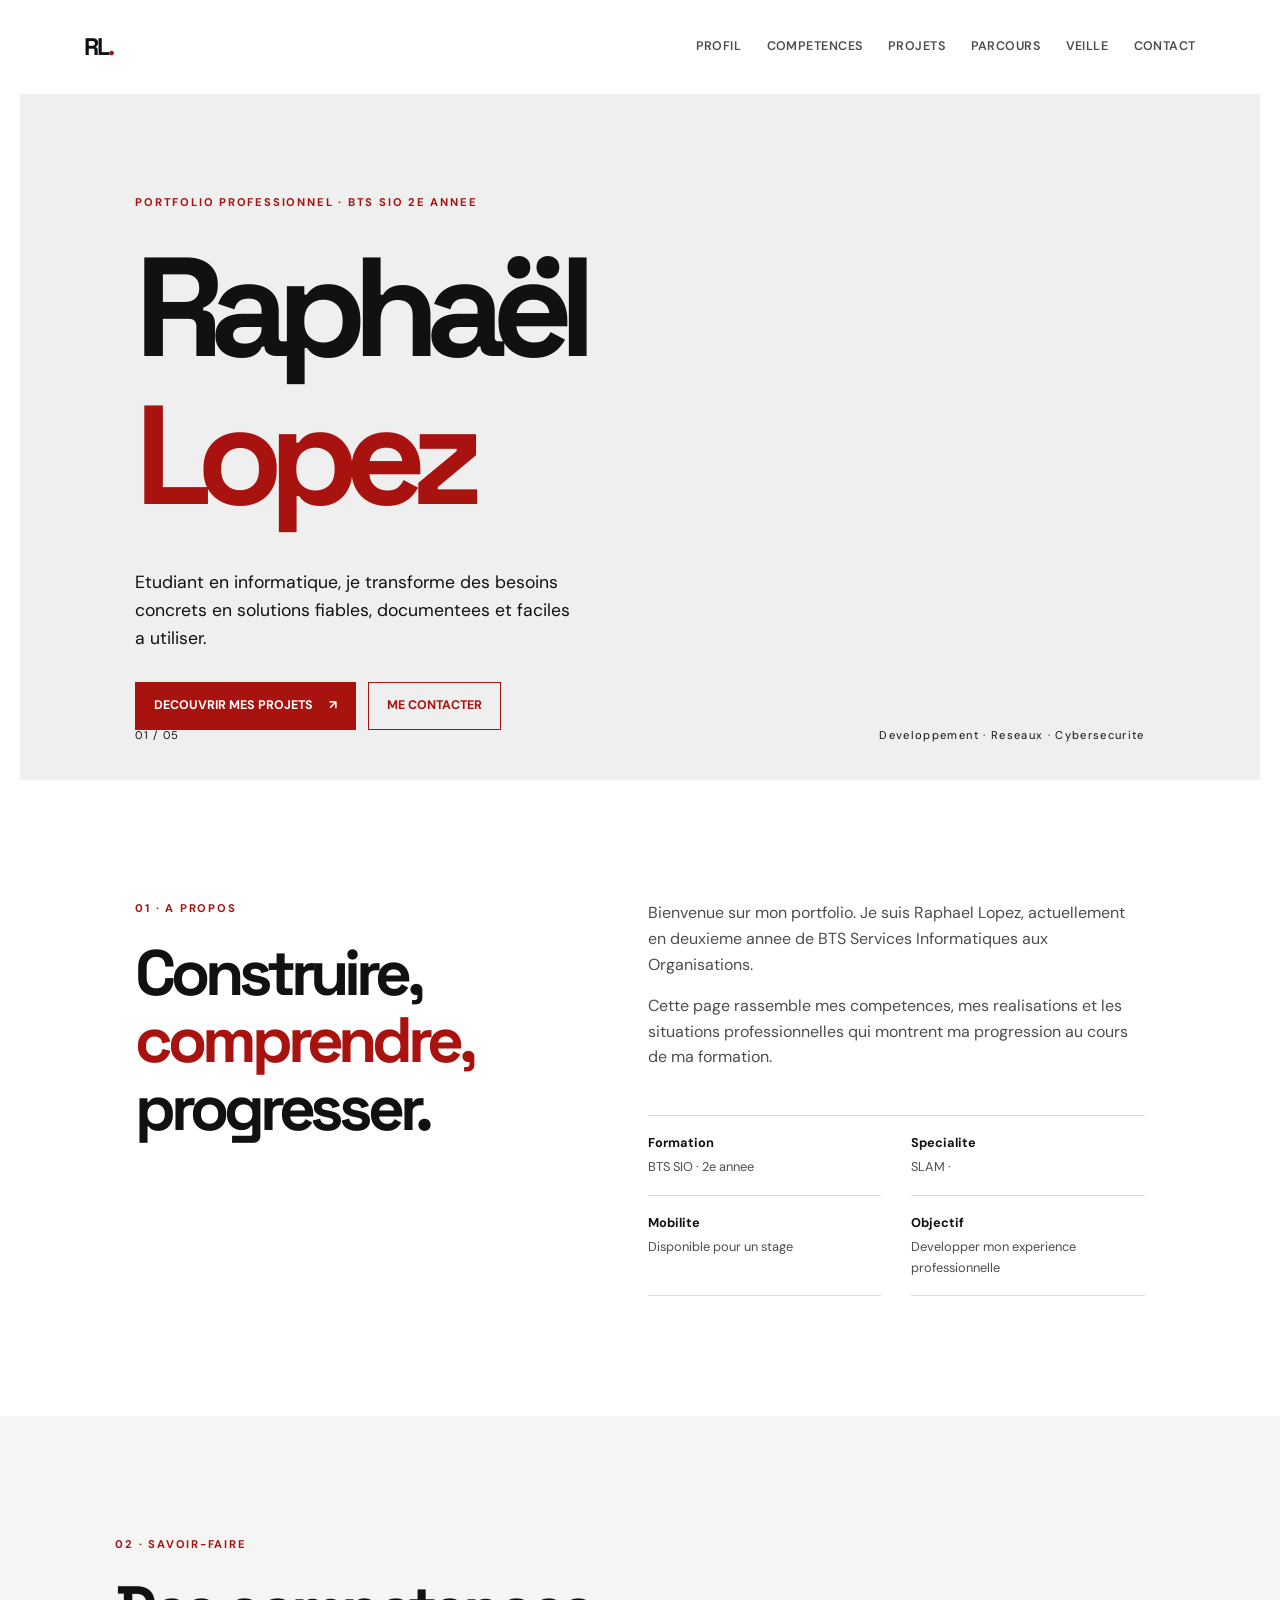
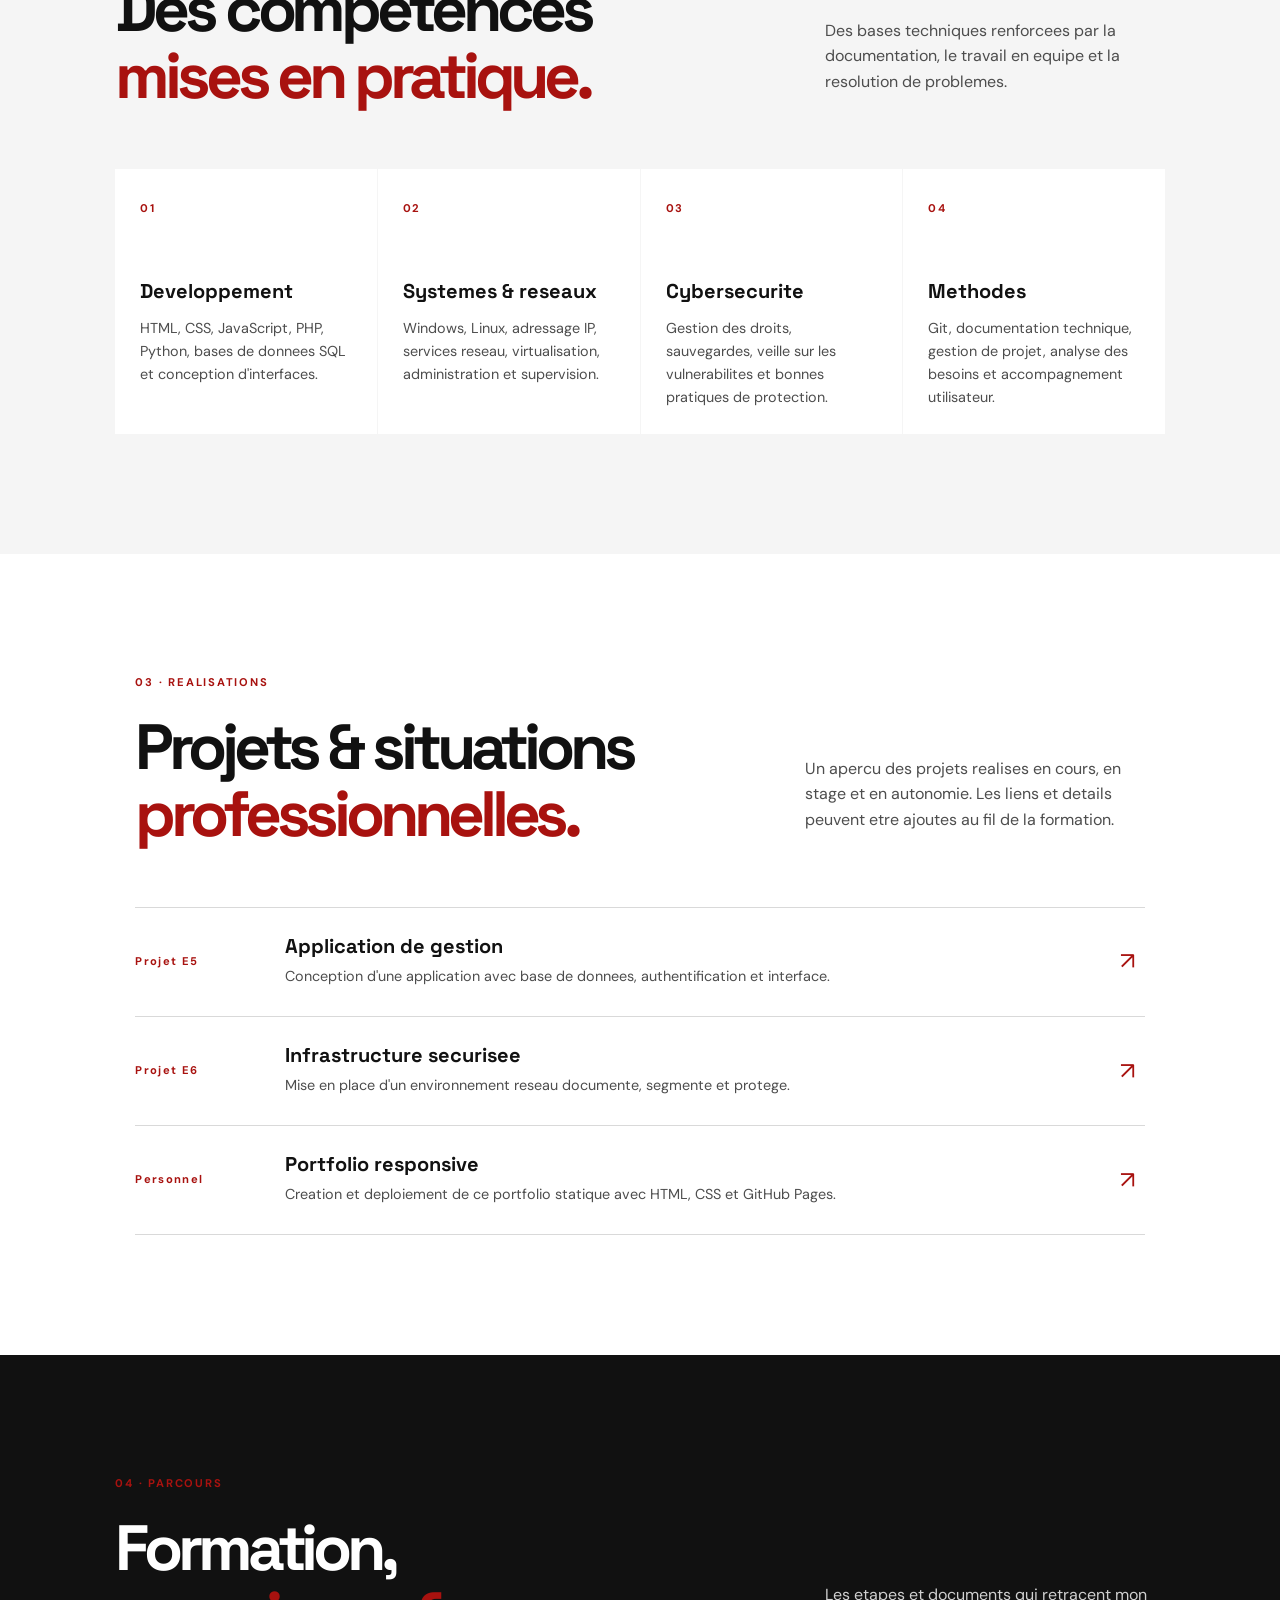
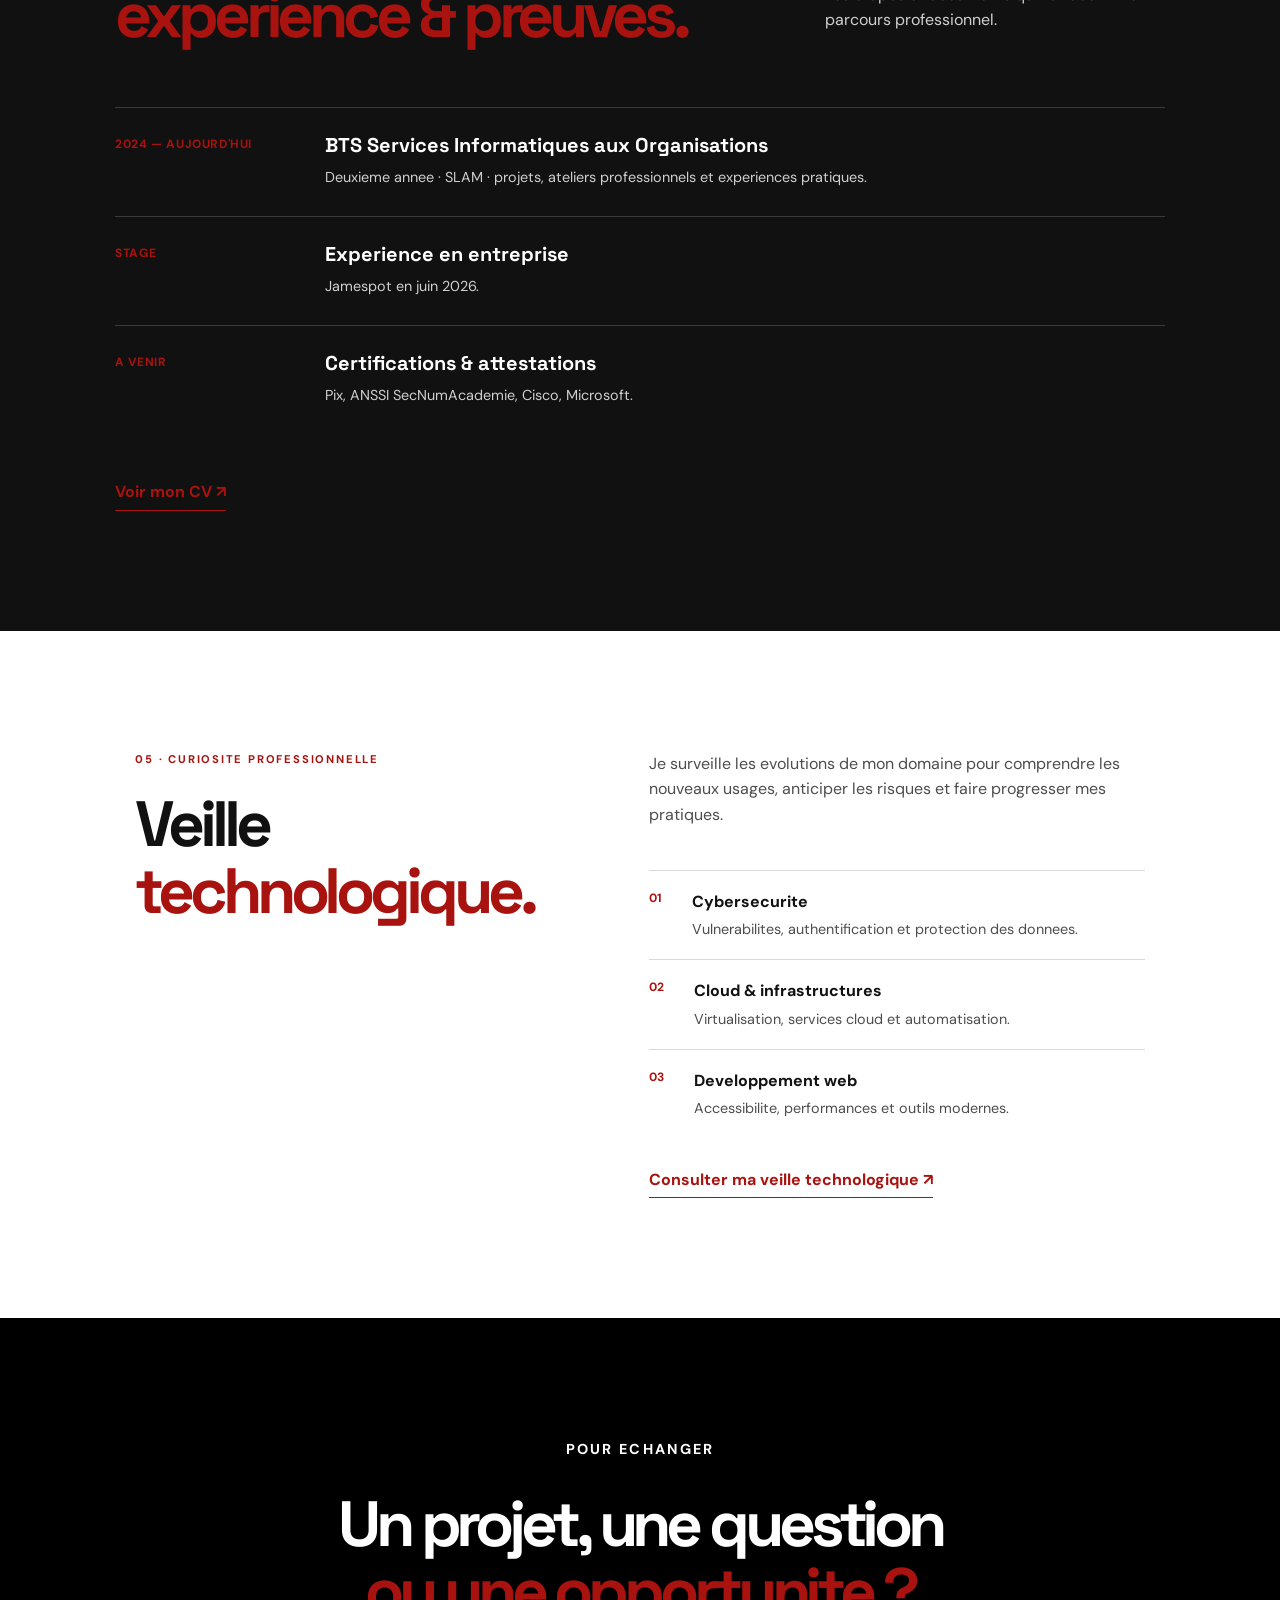
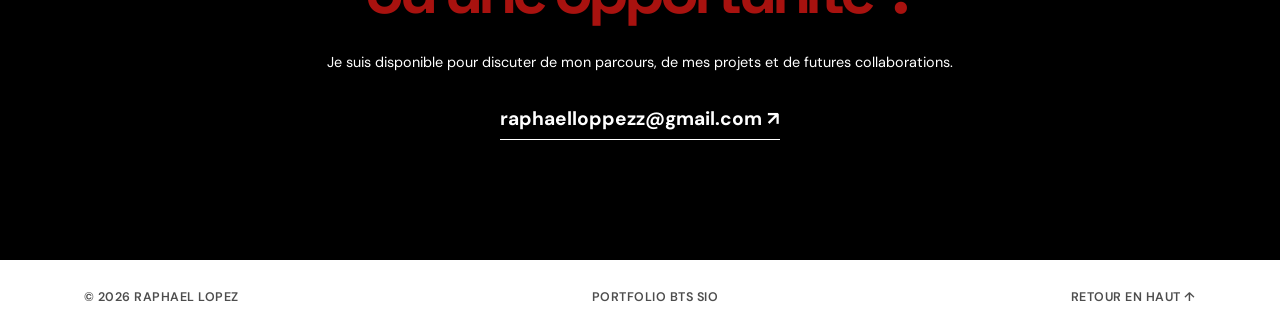
<file: index.html>
<!DOCTYPE html>
<html lang="fr">
    <head>
        <meta charset="UTF-8">
        <meta name="viewport" content="width=device-width, initial-scale=1.0">
        <meta name="description" content="Portfolio de Raphael Lopez, etudiant en deuxieme annee de BTS SIO.">
        <title>Raphaël Lopez | Portfolio BTS SIO</title>
        <link rel="stylesheet" href="stylep.css">
    </head>
    <body>
        <header class="site-header">
            <a class="brand" href="#accueil">RL<span>.</span></a>
            <nav aria-label="Navigation principale">
                <a href="#profil">Profil</a>
                <a href="#competences">Competences</a>
                <a href="#projets">Projets</a>
                <a href="#parcours">Parcours</a>
                <a href="#veille">Veille</a>
                <a href="#contact">Contact</a>
            </nav>
        </header>

        <main>
            <section id="accueil" class="hero">
                <p class="eyebrow">Portfolio professionnel · BTS SIO 2e annee</p>
                <h1>Raphaël<br><em>Lopez</em></h1>
                <p class="hero-intro">Etudiant en informatique, je transforme des besoins concrets en solutions fiables, documentees et faciles a utiliser.</p>
                <div class="hero-actions">
                    <a class="button button-primary" href="#projets">Decouvrir mes projets <span aria-hidden="true">↗</span></a>
                    <a class="button button-secondary" href="#contact">Me contacter</a>
                </div>
                <div class="hero-meta">
                    <span>01 / 05</span>
                    <span>Developpement · Reseaux · Cybersecurite</span>
                </div>
            </section>

            <section id="profil" class="section split-section">
                <div>
                    <p class="eyebrow">01 · A propos</p>
                    <h2>Construire,<br><em>comprendre,</em> progresser.</h2>
                </div>
                <div class="section-copy">
                    <p>Bienvenue sur mon portfolio. Je suis Raphael Lopez, actuellement en deuxieme annee de BTS Services Informatiques aux Organisations.</p>
                    <p>Cette page rassemble mes competences, mes realisations et les situations professionnelles qui montrent ma progression au cours de ma formation.</p>
                    <div class="info-grid">
                        <div><strong>Formation</strong><span>BTS SIO · 2e annee</span></div>
                        <div><strong>Specialite</strong><span>SLAM ·</span></div>
                        <div><strong>Mobilite</strong><span>Disponible pour un stage</span></div>
                        <div><strong>Objectif</strong><span>Developper mon experience professionnelle</span></div>
                    </div>
                </div>
            </section>

            <section id="competences" class="section tinted-section">
                <div class="section-heading">
                    <div>
                        <p class="eyebrow">02 · Savoir-faire</p>
                        <h2>Des competences<br><em>mises en pratique.</em></h2>
                    </div>
                    <p>Des bases techniques renforcees par la documentation, le travail en equipe et la resolution de problemes.</p>
                </div>
                <div class="skill-grid">
                    <article class="skill-card"><span class="card-number">01</span><h3>Developpement</h3><p>HTML, CSS, JavaScript, PHP, Python, bases de donnees SQL et conception d'interfaces.</p></article>
                    <article class="skill-card"><span class="card-number">02</span><h3>Systemes & reseaux</h3><p>Windows, Linux, adressage IP, services reseau, virtualisation, administration et supervision.</p></article>
                    <article class="skill-card"><span class="card-number">03</span><h3>Cybersecurite</h3><p>Gestion des droits, sauvegardes, veille sur les vulnerabilites et bonnes pratiques de protection.</p></article>
                    <article class="skill-card"><span class="card-number">04</span><h3>Methodes</h3><p>Git, documentation technique, gestion de projet, analyse des besoins et accompagnement utilisateur.</p></article>
                </div>
            </section>

            <section id="projets" class="section">
                <div class="section-heading">
                    <div>
                        <p class="eyebrow">03 · Realisations</p>
                        <h2>Projets & situations<br><em>professionnelles.</em></h2>
                    </div>
                    <p>Un apercu des projets realises en cours, en stage et en autonomie. Les liens et details peuvent etre ajoutes au fil de la formation.</p>
                </div>
                <div class="project-list">
                    <article class="project-row"><span class="project-type">Projet E5</span><div><h3>Application de gestion</h3><p>Conception d'une application avec base de donnees, authentification et interface.</p></div><span class="project-arrow">↗</span></article>
                    <article class="project-row"><span class="project-type">Projet E6</span><div><h3>Infrastructure securisee</h3><p>Mise en place d'un environnement reseau documente, segmente et protege.</p></div><span class="project-arrow">↗</span></article>
                    <article class="project-row"><span class="project-type">Personnel</span><div><h3>Portfolio responsive</h3><p>Creation et deploiement de ce portfolio statique avec HTML, CSS et GitHub Pages.</p></div><span class="project-arrow">↗</span></article>
                </div>
            </section>

            <section id="parcours" class="section dark-section">
                <div class="section-heading">
                    <div>
                        <p class="eyebrow">04 · Parcours</p>
                        <h2>Formation,<br><em>experience & preuves.</em></h2>
                    </div>
                    <p>Les etapes et documents qui retracent mon parcours professionnel.</p>
                </div>
                <div class="timeline">
                    <div class="timeline-item"><span>2024 — aujourd'hui</span><div><h3>BTS Services Informatiques aux Organisations</h3><p>Deuxieme annee · SLAM · projets, ateliers professionnels et experiences pratiques.</p></div></div>
                    <div class="timeline-item"><span>Stage</span><div><h3>Experience en entreprise</h3><p>Jamespot en juin 2026.</p></div></div>
                    <div class="timeline-item"><span>A venir</span><div><h3>Certifications & attestations</h3><p>Pix, ANSSI SecNumAcademie, Cisco, Microsoft.</p></div></div>
                </div>
                <div class="document-links"><a href="#contact">Voir mon CV <span aria-hidden="true">↗</span></a></div>
            </section>

            <section id="veille" class="section split-section">
                <div>
                    <p class="eyebrow">05 · Curiosite professionnelle</p>
                    <h2>Veille<br><em>technologique.</em></h2>
                </div>
                <div class="section-copy">
                    <p>Je surveille les evolutions de mon domaine pour comprendre les nouveaux usages, anticiper les risques et faire progresser mes pratiques.</p>
                    <div class="watch-list">
                        <div><span>01</span><div><strong>Cybersecurite</strong><p>Vulnerabilites, authentification et protection des donnees.</p></div></div>
                        <div><span>02</span><div><strong>Cloud & infrastructures</strong><p>Virtualisation, services cloud et automatisation.</p></div></div>
                        <div><span>03</span><div><strong>Developpement web</strong><p>Accessibilite, performances et outils modernes.</p></div></div>
                    </div>
                    <a class="watch-link" href="https://app.flus.fr/collections/1855562927487446622" target="_blank" rel="noopener">Consulter ma veille technologique <span aria-hidden="true">↗</span></a>
                </div>
            </section>

            <section id="contact" class="contact-section">
                <p class="eyebrow">Pour echanger</p>
                <h2>Un projet, une question<br><em>ou une opportunite ?</em></h2>
                <p>Je suis disponible pour discuter de mon parcours, de mes projets et de futures collaborations.</p>
                <a class="contact-link" href="mailto:raphael.lopez@example.com">raphaelloppezz@gmail.com <span aria-hidden="true">↗</span></a>
            </section>
        </main>

        <footer class="site-footer"><span>© 2026 Raphael Lopez</span><span>Portfolio BTS SIO</span><a href="#accueil">Retour en haut ↑</a></footer>
    </body>
</html>
</file>
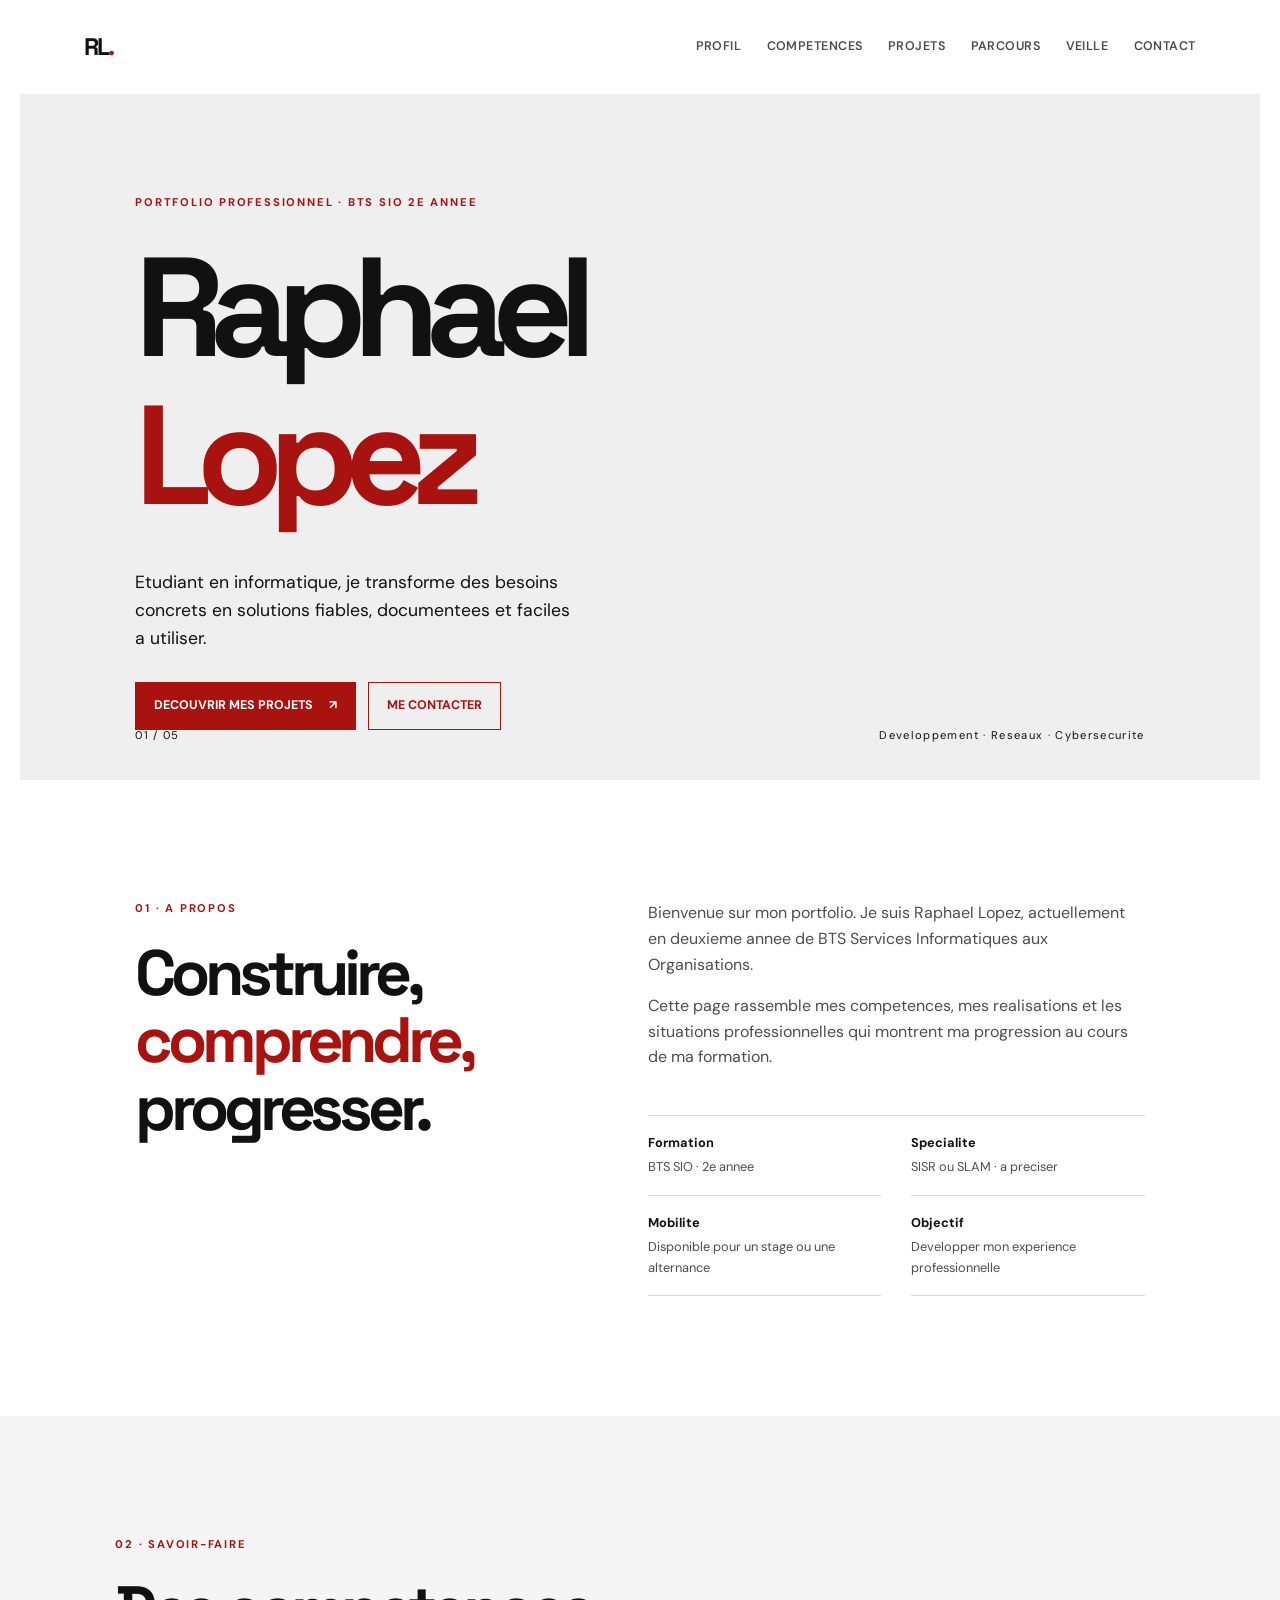
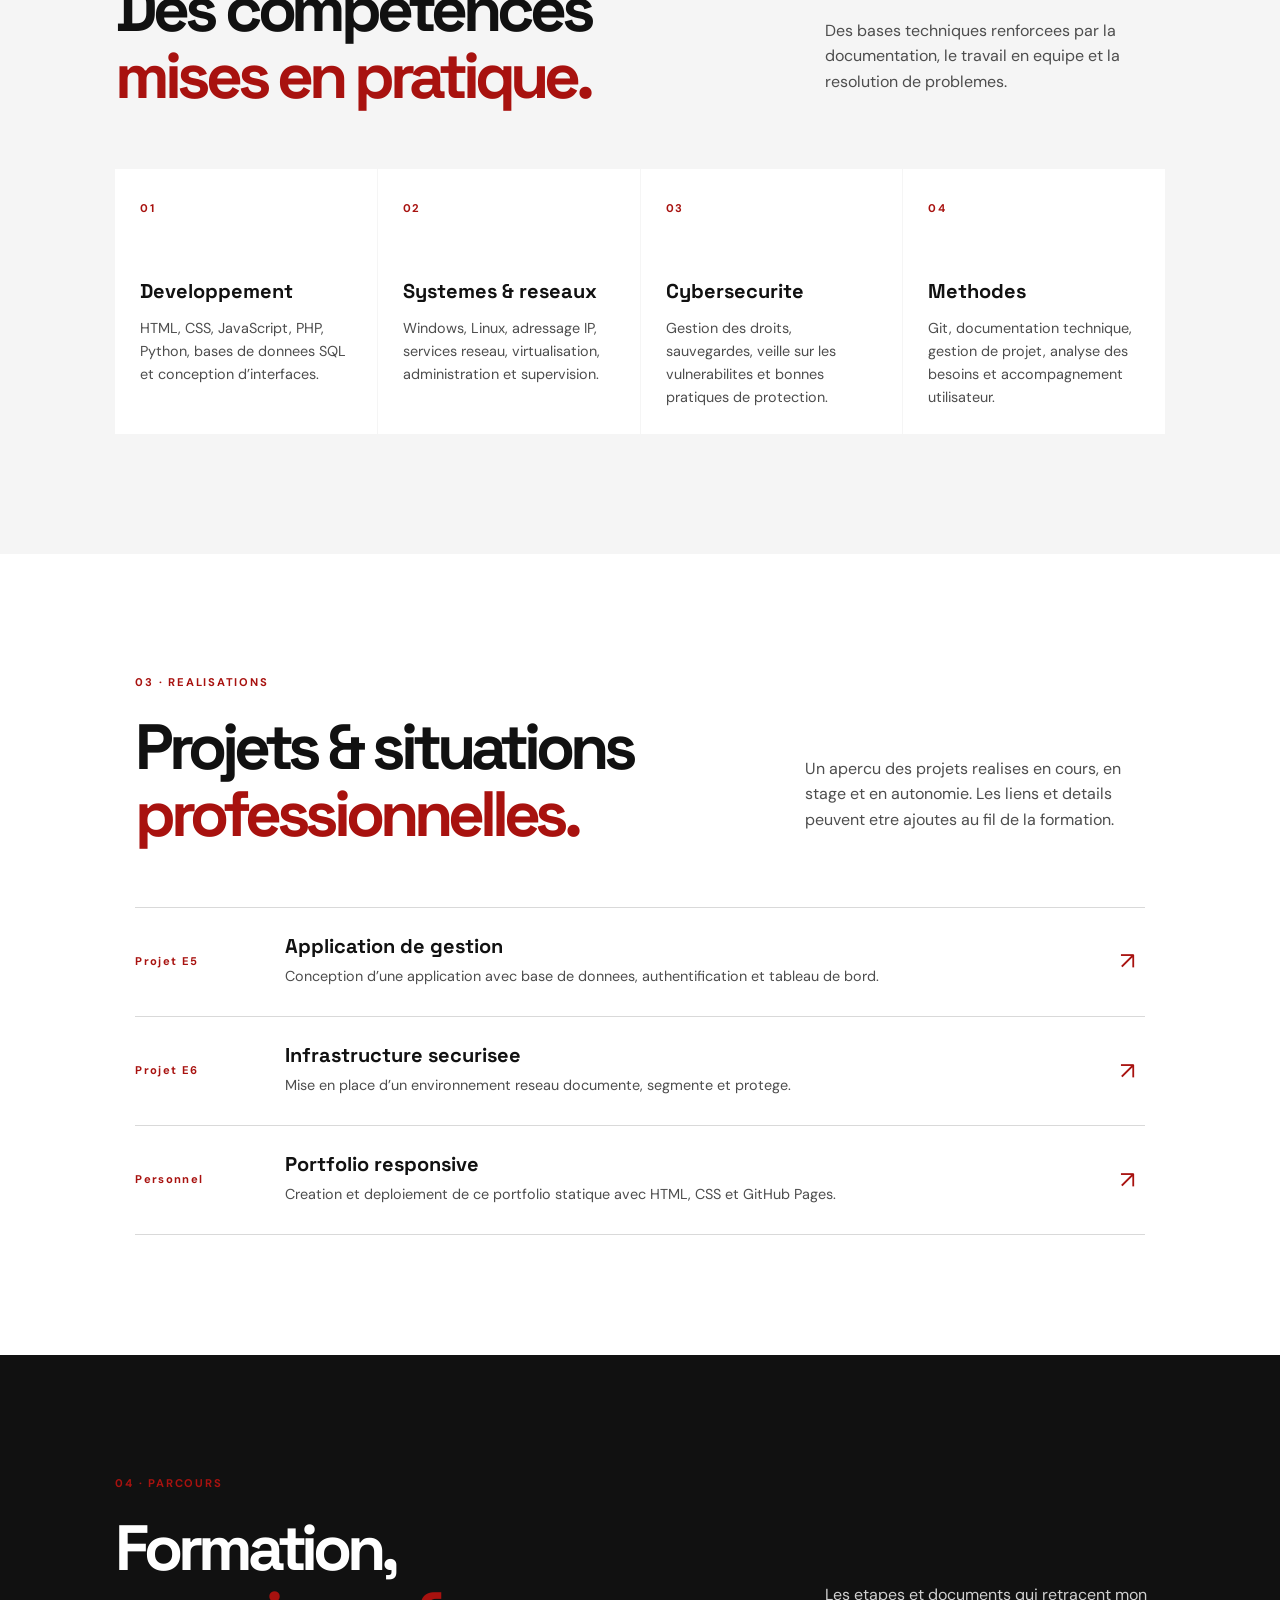
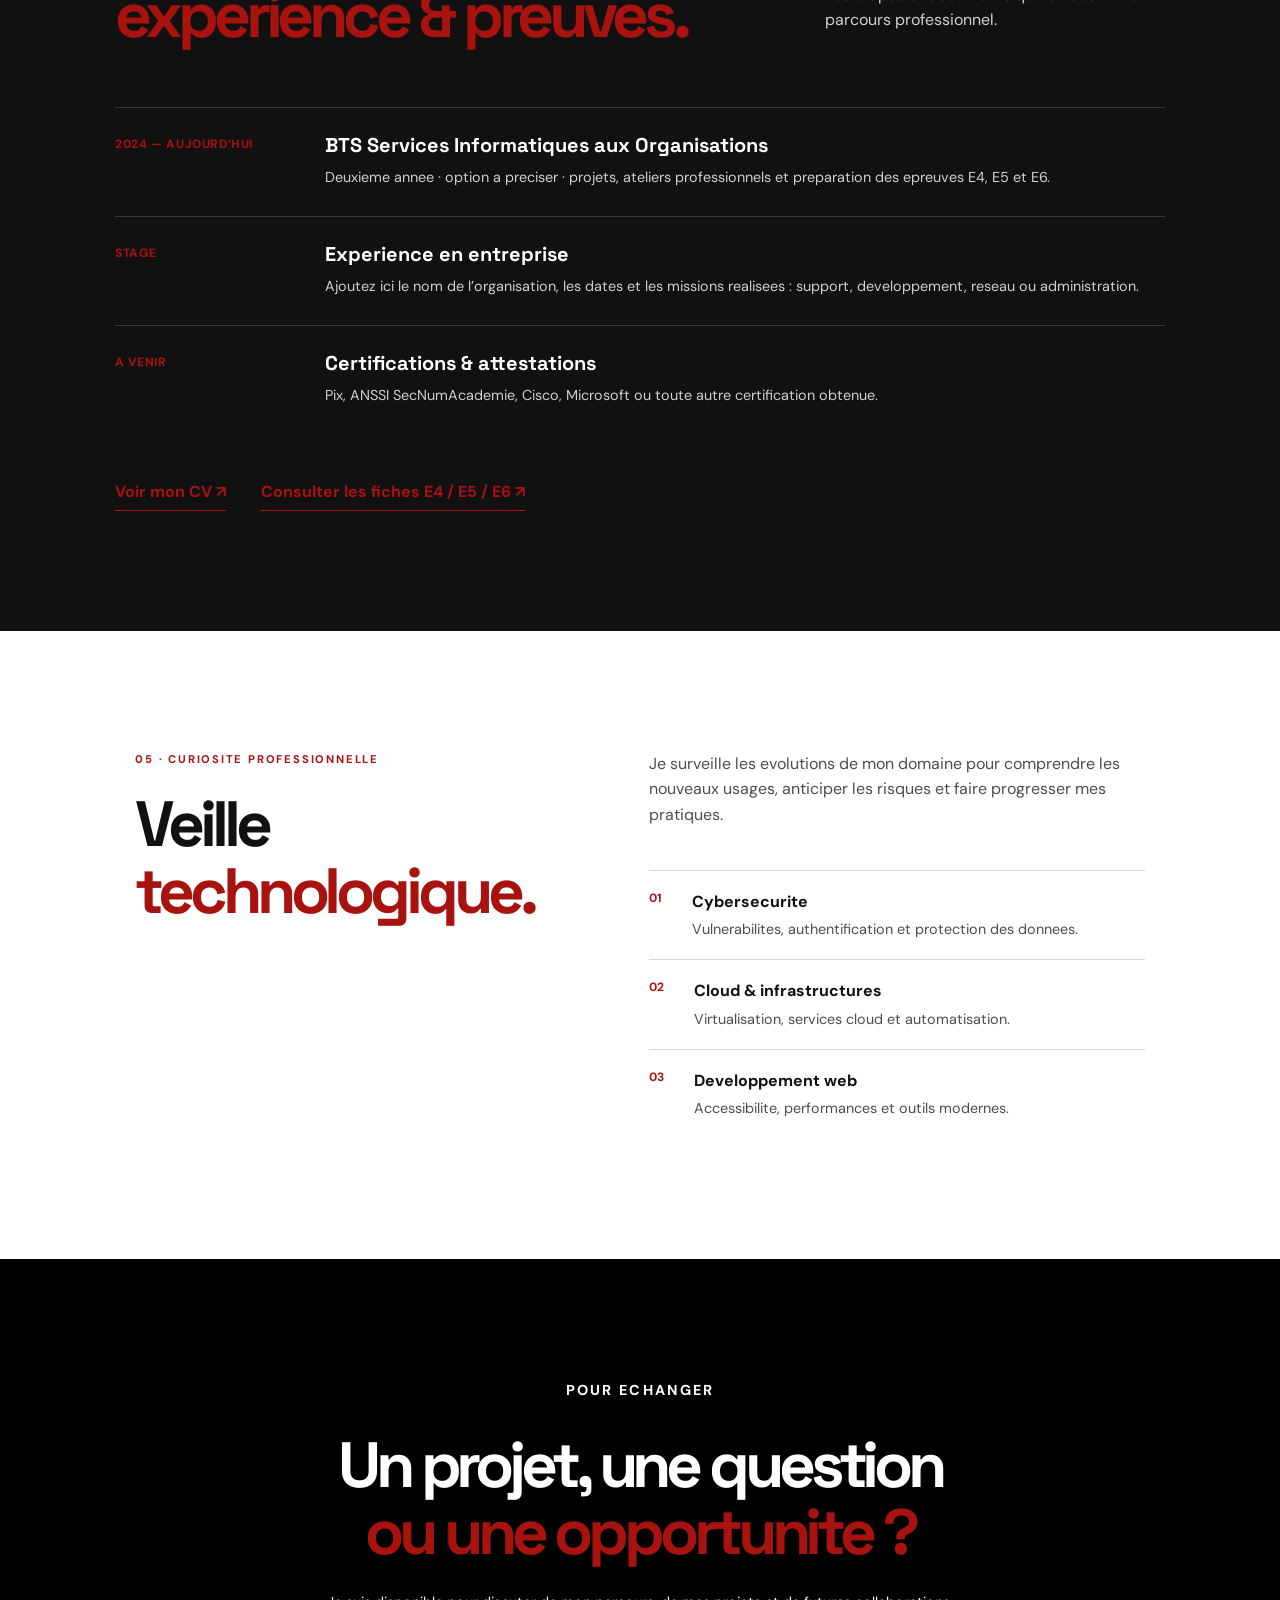
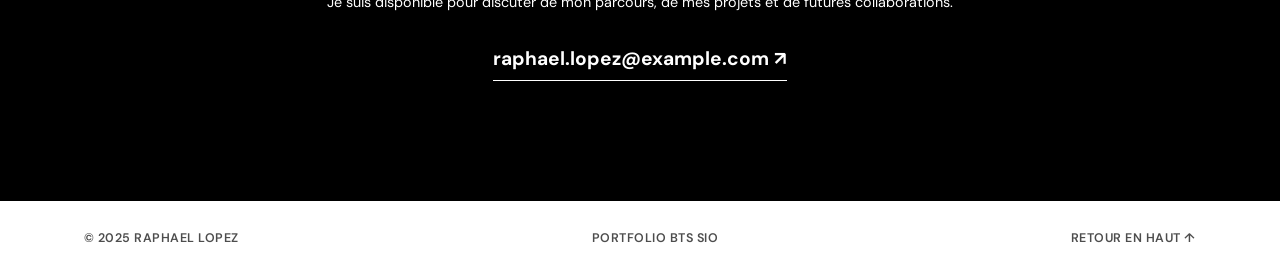
<file: port.html>
<!DOCTYPE html>
<html lang="fr">
    <head>
        <meta charset="UTF-8">
        <meta name="viewport" content="width=device-width, initial-scale=1.0">
        <meta name="description" content="Portfolio de Raphael Lopez, etudiant en deuxieme annee de BTS SIO.">
        <title>Raphael Lopez | Portfolio BTS SIO</title>
        <link rel="stylesheet" href="stylep.css">
    </head>
    <body>
        <header class="site-header">
            <a class="brand" href="#accueil">RL<span>.</span></a>
            <nav aria-label="Navigation principale">
                <a href="#profil">Profil</a>
                <a href="#competences">Competences</a>
                <a href="#projets">Projets</a>
                <a href="#parcours">Parcours</a>
                <a href="#veille">Veille</a>
                <a href="#contact">Contact</a>
            </nav>
        </header>

        <main>
            <section id="accueil" class="hero"><p class="eyebrow">Portfolio professionnel · BTS SIO 2e annee</p><h1>Raphael<br><em>Lopez</em></h1><p class="hero-intro">Etudiant en informatique, je transforme des besoins concrets en solutions fiables, documentees et faciles a utiliser.</p><div class="hero-actions"><a class="button button-primary" href="#projets">Decouvrir mes projets <span aria-hidden="true">↗</span></a><a class="button button-secondary" href="#contact">Me contacter</a></div><div class="hero-meta"><span>01 / 05</span><span>Developpement · Reseaux · Cybersecurite</span></div></section>
            <section id="profil" class="section split-section"><div><p class="eyebrow">01 · A propos</p><h2>Construire,<br><em>comprendre,</em> progresser.</h2></div><div class="section-copy"><p>Bienvenue sur mon portfolio. Je suis Raphael Lopez, actuellement en deuxieme annee de BTS Services Informatiques aux Organisations.</p><p>Cette page rassemble mes competences, mes realisations et les situations professionnelles qui montrent ma progression au cours de ma formation.</p><div class="info-grid"><div><strong>Formation</strong><span>BTS SIO · 2e annee</span></div><div><strong>Specialite</strong><span>SISR ou SLAM · a preciser</span></div><div><strong>Mobilite</strong><span>Disponible pour un stage ou une alternance</span></div><div><strong>Objectif</strong><span>Developper mon experience professionnelle</span></div></div></div></section>
            <section id="competences" class="section tinted-section"><div class="section-heading"><div><p class="eyebrow">02 · Savoir-faire</p><h2>Des competences<br><em>mises en pratique.</em></h2></div><p>Des bases techniques renforcees par la documentation, le travail en equipe et la resolution de problemes.</p></div><div class="skill-grid"><article class="skill-card"><span class="card-number">01</span><h3>Developpement</h3><p>HTML, CSS, JavaScript, PHP, Python, bases de donnees SQL et conception d’interfaces.</p></article><article class="skill-card"><span class="card-number">02</span><h3>Systemes & reseaux</h3><p>Windows, Linux, adressage IP, services reseau, virtualisation, administration et supervision.</p></article><article class="skill-card"><span class="card-number">03</span><h3>Cybersecurite</h3><p>Gestion des droits, sauvegardes, veille sur les vulnerabilites et bonnes pratiques de protection.</p></article><article class="skill-card"><span class="card-number">04</span><h3>Methodes</h3><p>Git, documentation technique, gestion de projet, analyse des besoins et accompagnement utilisateur.</p></article></div></section>
            <section id="projets" class="section"><div class="section-heading"><div><p class="eyebrow">03 · Realisations</p><h2>Projets & situations<br><em>professionnelles.</em></h2></div><p>Un apercu des projets realises en cours, en stage et en autonomie. Les liens et details peuvent etre ajoutes au fil de la formation.</p></div><div class="project-list"><article class="project-row"><span class="project-type">Projet E5</span><div><h3>Application de gestion</h3><p>Conception d’une application avec base de donnees, authentification et tableau de bord.</p></div><span class="project-arrow" aria-hidden="true">↗</span></article><article class="project-row"><span class="project-type">Projet E6</span><div><h3>Infrastructure securisee</h3><p>Mise en place d’un environnement reseau documente, segmente et protege.</p></div><span class="project-arrow" aria-hidden="true">↗</span></article><article class="project-row"><span class="project-type">Personnel</span><div><h3>Portfolio responsive</h3><p>Creation et deploiement de ce portfolio statique avec HTML, CSS et GitHub Pages.</p></div><span class="project-arrow" aria-hidden="true">↗</span></article></div></section>
            <section id="parcours" class="section dark-section"><div class="section-heading"><div><p class="eyebrow">04 · Parcours</p><h2>Formation,<br><em>experience & preuves.</em></h2></div><p>Les etapes et documents qui retracent mon parcours professionnel.</p></div><div class="timeline"><div class="timeline-item"><span>2024 — aujourd’hui</span><div><h3>BTS Services Informatiques aux Organisations</h3><p>Deuxieme annee · option a preciser · projets, ateliers professionnels et preparation des epreuves E4, E5 et E6.</p></div></div><div class="timeline-item"><span>Stage</span><div><h3>Experience en entreprise</h3><p>Ajoutez ici le nom de l’organisation, les dates et les missions realisees : support, developpement, reseau ou administration.</p></div></div><div class="timeline-item"><span>A venir</span><div><h3>Certifications & attestations</h3><p>Pix, ANSSI SecNumAcademie, Cisco, Microsoft ou toute autre certification obtenue.</p></div></div></div><div class="document-links"><a href="#contact">Voir mon CV <span aria-hidden="true">↗</span></a><a href="#contact">Consulter les fiches E4 / E5 / E6 <span aria-hidden="true">↗</span></a></div></section>
            <section id="veille" class="section split-section"><div><p class="eyebrow">05 · Curiosite professionnelle</p><h2>Veille<br><em>technologique.</em></h2></div><div class="section-copy"><p>Je surveille les evolutions de mon domaine pour comprendre les nouveaux usages, anticiper les risques et faire progresser mes pratiques.</p><div class="watch-list"><div><span>01</span><div><strong>Cybersecurite</strong><p>Vulnerabilites, authentification et protection des donnees.</p></div></div><div><span>02</span><div><strong>Cloud & infrastructures</strong><p>Virtualisation, services cloud et automatisation.</p></div></div><div><span>03</span><div><strong>Developpement web</strong><p>Accessibilite, performances et outils modernes.</p></div></div></div></div></section>
            <section id="contact" class="contact-section"><p class="eyebrow">Pour echanger</p><h2>Un projet, une question<br><em>ou une opportunite ?</em></h2><p>Je suis disponible pour discuter de mon parcours, de mes projets et de futures collaborations.</p><a class="contact-link" href="mailto:raphael.lopez@example.com">raphael.lopez@example.com <span aria-hidden="true">↗</span></a></section>
        </main>
        <footer class="site-footer"><span>© 2025 Raphael Lopez</span><span>Portfolio BTS SIO</span><a href="#accueil">Retour en haut ↑</a></footer>
    </body>
</html>
</file>
<file: stylep.css>
@import url('https://fonts.googleapis.com/css2?family=DM+Sans:wght@400;500;600;700&family=Space+Grotesk:wght@400;500;600;700&display=swap');

:root {
	--ink: #111111;
	--muted: #4d4d4d;
	--paper: #f5f5f5;
	--cream: #ffffff;
	--mint: #efefef;
	--orange: #a8120f;
	--orange-deep: #7d0d0b;
	--line: #d9d9d9;
	--dark: #111111;
}

* { box-sizing: border-box; }
html { scroll-behavior: smooth; }
body { margin: 0; color: var(--ink); background: var(--cream); font-family: 'DM Sans', sans-serif; line-height: 1.6; }
a { color: inherit; text-decoration: none; }
.site-header { align-items: center; display: flex; justify-content: space-between; margin: 0 auto; max-width: 1240px; padding: 28px 5vw; }
.brand { font-family: 'Space Grotesk', sans-serif; font-size: 1.5rem; font-weight: 700; letter-spacing: -.08em; }
.brand span, .eyebrow, em { color: var(--orange); }
nav { display: flex; flex-wrap: wrap; gap: 25px; }
nav a, .site-footer { color: var(--muted); font-size: .78rem; font-weight: 600; letter-spacing: .04em; text-transform: uppercase; }
nav a:hover, .site-footer a:hover { color: var(--orange); }
.hero { background: var(--mint); margin: 0 auto; max-width: 1240px; min-height: 650px; padding: 100px 9vw 50px; position: relative; }
.eyebrow { font-size: .7rem; font-weight: 700; letter-spacing: .16em; margin: 0 0 22px; text-transform: uppercase; }
h1, h2, h3 { font-family: 'Space Grotesk', sans-serif; line-height: 1.05; margin: 0; }
h1 { font-size: clamp(4rem, 11vw, 9rem); letter-spacing: -.1em; max-width: 700px; }
h2 { font-size: clamp(2.4rem, 5vw, 4.5rem); letter-spacing: -.08em; }
h3 { font-size: 1.25rem; }
em { font-style: normal; }
.hero-intro { font-size: 1.1rem; margin: 38px 0 30px; max-width: 440px; }
.hero-actions { display: flex; flex-wrap: wrap; gap: 12px; }
.button { border: 1px solid var(--ink); display: inline-flex; font-size: .78rem; font-weight: 700; gap: 16px; padding: 13px 18px; text-transform: uppercase; }
.button-primary { background: var(--orange); border-color: var(--orange); color: var(--cream); }
.button-primary:hover { background: var(--orange-deep); border-color: var(--orange-deep); }
.button-secondary { border-color: var(--orange); color: var(--orange); }
.button-secondary:hover { background: rgba(168, 18, 15, 0.08); }
.hero-meta { bottom: 35px; display: flex; font-size: .7rem; justify-content: space-between; left: 9vw; letter-spacing: .12em; padding-top: 15px; position: absolute; right: 9vw; }
.section, .contact-section { margin: 0 auto; max-width: 1240px; padding: 120px 9vw; }
.split-section { display: grid; gap: 9vw; grid-template-columns: .8fr 1fr; }
.section-copy { color: var(--muted); max-width: 540px; }
.section-copy p { margin-top: 0; }
.info-grid { border-top: 1px solid var(--line); display: grid; gap: 0 30px; grid-template-columns: 1fr 1fr; margin-top: 45px; }
.info-grid div { border-bottom: 1px solid var(--line); display: flex; flex-direction: column; padding: 17px 0; }
.info-grid strong, .info-grid span { font-size: .8rem; }
.info-grid strong { color: var(--ink); margin-bottom: 4px; }
.tinted-section { background: var(--paper); max-width: none; }
.section-heading { align-items: end; display: flex; gap: 80px; justify-content: space-between; margin: 0 auto 58px; max-width: 1060px; }
.section-heading > p { color: var(--muted); max-width: 340px; }
.skill-grid { display: grid; gap: 1px; grid-template-columns: repeat(4, 1fr); margin: 0 auto; max-width: 1060px; }
.skill-card { background: var(--cream); min-height: 250px; padding: 25px; }
.card-number, .project-type { color: var(--orange); font-size: .7rem; font-weight: 700; letter-spacing: .12em; }
.skill-card h3 { margin: 62px 0 15px; }
.skill-card p, .project-row p, .timeline-item p, .watch-list p, .contact-section > p { color: var(--muted); font-size: .9rem; margin: 0; }
.project-list { border-top: 1px solid var(--line); margin: 0 auto; max-width: 1060px; }
.project-row { align-items: center; border-bottom: 1px solid var(--line); display: grid; gap: 30px; grid-template-columns: 120px 1fr 25px; padding: 28px 0; }
.project-row h3 { margin-bottom: 8px; }
.project-arrow { color: var(--orange); font-size: 1.5rem; }
.project-row:hover h3 { color: var(--orange); }
.dark-section { background: var(--dark); color: var(--cream); max-width: none; }
.dark-section .section-heading > p, .dark-section .timeline-item p { color: #d0d0d0; }
.timeline { margin: 0 auto; max-width: 1060px; }
.timeline-item { border-top: 1px solid #3a3a3a; display: grid; gap: 60px; grid-template-columns: 150px 1fr; padding: 27px 0; }
.timeline-item > span { color: var(--orange); font-size: .75rem; font-weight: 700; letter-spacing: .05em; text-transform: uppercase; }
.timeline-item h3 { margin-bottom: 10px; }
.document-links { display: flex; flex-wrap: wrap; gap: 35px; margin: 45px auto 0; max-width: 1060px; }
.document-links a, .contact-link { border-bottom: 1px solid var(--orange); color: var(--orange); font-weight: 700; padding-bottom: 5px; }
.watch-list { margin-top: 42px; }
.watch-list > div { align-items: start; border-top: 1px solid var(--line); display: flex; gap: 30px; padding: 18px 0; }
.watch-list > div > span { color: var(--orange); font-size: .75rem; font-weight: 700; }
.watch-list strong { color: var(--ink); display: block; margin-bottom: 4px; }
.watch-link { border-bottom: 1px solid var(--orange); color: var(--orange); display: inline-block; font-weight: 700; margin-top: 28px; padding-bottom: 5px; }
.watch-link:hover { color: var(--ink); }
.contact-section { background: #000000; color: #ffffff; max-width: none; text-align: center; }
.contact-section h2 { margin: 0 auto 25px; }
.contact-section > p { color: #ffffff; margin: 0 auto 30px; }
.contact-link { border-color: #ffffff; display: inline-block; color: #ffffff; font-size: 1.2rem; }
.site-footer { display: flex; justify-content: space-between; margin: 0 auto; max-width: 1240px; padding: 28px 5vw; }
@media (max-width: 800px) { .site-header { align-items: flex-start; flex-direction: column; gap: 20px; } nav { gap: 12px 18px; } .hero { min-height: 640px; padding: 75px 8vw 40px; } }
@media (max-width: 560px) { .info-grid, .skill-grid { grid-template-columns: 1fr; } .site-footer { align-items: flex-start; flex-direction: column; gap: 8px; } }
</file>
